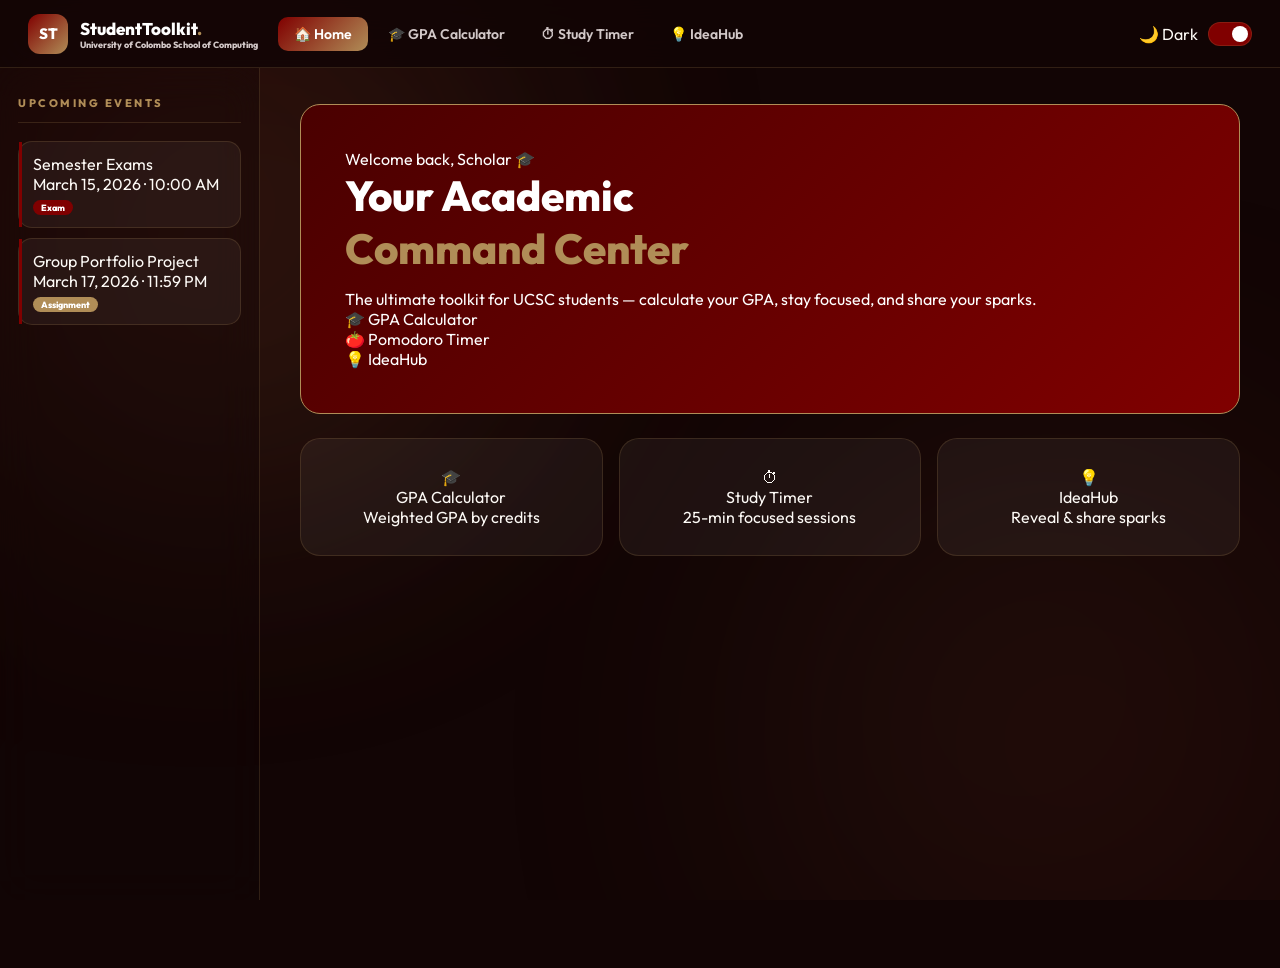
<file: sttoolkit21.html>
<!DOCTYPE html>
<html lang="en">
<head>
  <meta charset="UTF-8">
  <meta name="viewport" content="width=device-width, initial-scale=1.0">
  <title>StudentToolkit | UCSC</title>
  <link href="https://fonts.googleapis.com/css2?family=Outfit:wght@300;400;600;800&display=swap" rel="stylesheet">
  <link rel="stylesheet" href="style.css">
</head>
<body>

  <div class="background-blobs">
    <div class="blob"></div>
    <div class="blob blob-2"></div>
    <div class="blob blob-3"></div>
  </div>

  <nav class="navbar">
    <div class="navbar-logo">
      <div class="logo-badge">ST</div>
      <div class="logo-text">
        StudentToolkit<span>.</span>
        <small>University of Colombo School of Computing</small>
      </div>
    </div>

    <div class="navbar-nav">
      <button class="nav-link active" onclick="showSection('welcome')">🏠 Home</button>
      <button class="nav-link" onclick="showSection('gpa')">🎓 GPA Calculator</button>
      <button class="nav-link" onclick="showSection('timer')">⏱ Study Timer</button>
      <button class="nav-link" onclick="showSection('ideas')">💡 IdeaHub</button>
    </div>

    <div class="navbar-right">
      <span class="toggle-label" id="modeLabel">🌙 Dark</span>
      <label class="toggle">
        <input type="checkbox" id="darkToggle" onchange="toggleDark(this)" checked>
        <span class="toggle-slider"></span>
      </label>
    </div>
  </nav>

  <div class="layout">
    <aside class="sidebar">
      <div class="sidebar-title">Upcoming Events</div>
      <div class="event-item">
        <div class="event-name">Semester Exams</div>
        <div class="event-date">March 15, 2026 · 10:00 AM</div>
        <span class="event-tag">Exam</span>
      </div>
      <div class="event-item">
        <div class="event-name">Group Portfolio Project</div>
        <div class="event-date">March 17, 2026 · 11:59 PM</div>
        <span class="event-tag gold">Assignment</span>
      </div>
    </aside>

    <main class="main">
      <section id="section-welcome" class="section active">
        <div class="welcome-card">
          <div class="welcome-eyebrow">Welcome back, Scholar 🎓</div>
          <div class="welcome-title">Your Academic<br><span>Command Center</span></div>
          <div class="welcome-desc">The ultimate toolkit for UCSC students — calculate your GPA, stay focused, and share your sparks.</div>
          <div class="welcome-chips">
            <div class="chip" onclick="showSection('gpa')">🎓 GPA Calculator</div>
            <div class="chip" onclick="showSection('timer')">🍅 Pomodoro Timer</div>
            <div class="chip" onclick="showSection('ideas')">💡 IdeaHub</div>
          </div>
        </div>
        <div class="stats-row">
          <div class="stat-card" onclick="showSection('gpa')">
            <div class="stat-icon">🎓</div>
            <div class="stat-label">GPA Calculator</div>
            <div class="stat-sub">Weighted GPA by credits</div>
          </div>
          <div class="stat-card" onclick="showSection('timer')">
            <div class="stat-icon">⏱</div>
            <div class="stat-label">Study Timer</div>
            <div class="stat-sub">25-min focused sessions</div>
          </div>
          <div class="stat-card" onclick="showSection('ideas')">
            <div class="stat-icon">💡</div>
            <div class="stat-label">IdeaHub</div>
            <div class="stat-sub">Reveal & share sparks</div>
          </div>
        </div>
      </section>

      <section id="section-gpa" class="section">
        <div class="card-panel">
          <div class="panel-header">
            <div class="panel-icon">🎓</div>
            <div>
              <div class="panel-title">GPA Calculator</div>
              <div class="panel-subtitle">Enter your courses to compute your cumulative GPA</div>
            </div>
          </div>
          <div class="col-headers">
            <span>Course Name</span>
            <span>Credits</span>
            <span>Grade</span>
            <span></span>
          </div>
          <div class="gpa-courses" id="courseList">
            <div class="course-row first-row">
              <input type="text" placeholder="e.g. SCS 1201">
              <input type="number" placeholder="Credits" min="1" max="6">
              <select id="initialGrade">
                <option value="">Grade</option>
                <option value="4.0">A+ (4.0)</option>
                <option value="4.0">A  (4.0)</option>
                <option value="3.7">A- (3.7)</option>
                <option value="3.3">B+ (3.3)</option>
                <option value="3.0">B  (3.0)</option>
                <option value="2.7">B- (2.7)</option>
                <option value="2.3">C+ (2.3)</option>
                <option value="2.0">C  (2.0)</option>
                <option value="1.7">C- (1.7)</option>
                <option value="1.3">D+ (1.3)</option>
                <option value="1.0">D  (1.0)</option>
                <option value="0.0">F  (0.0)</option>
              </select>
            </div>
          </div>
          <div class="btn-row">
            <button class="btn btn-ghost" onclick="addCourse()">+ Add Course</button>
            <button class="btn btn-primary" onclick="calculateGPA()">Calculate GPA</button>
            <button class="btn btn-ghost" onclick="resetGPA()">Reset</button>
          </div>
          <div class="gpa-result" id="gpaResult">
            <div class="gpa-result-label">Your Cumulative GPA</div>
            <div class="gpa-result-number" id="gpaNumber">—</div>
            <div class="gpa-result-grade" id="gpaGrade"></div>
          </div>
        </div>
      </section>

      <section id="section-timer" class="section">
        <div class="card-panel">
          <div class="panel-header">
            <div class="panel-icon">⏱</div>
            <div>
              <div class="panel-title">Pomodoro Timer</div>
              <div class="panel-subtitle">25-minute focused study sessions</div>
            </div>
          </div>
          <div class="timer-container">
            <div class="timer-ring">
              <svg width="240" height="240" viewBox="0 0 240 240">
                <defs>
                  <linearGradient id="timerGrad" x1="0%" y1="0%" x2="100%" y2="0%">
                    <stop offset="0%" style="stop-color:var(--primary)"/>
                    <stop offset="100%" style="stop-color:var(--secondary)"/>
                  </linearGradient>
                </defs>
                <circle class="timer-ring-bg" cx="120" cy="120" r="110"/>
                <circle class="timer-ring-progress" id="timerProgress" cx="120" cy="120" r="110"/>
              </svg>
              <div class="timer-display">
                <div class="timer-time" id="timerDisplay">25:00</div>
                <div class="timer-mode">Focus Session</div>
              </div>
            </div>
            <div class="timer-sessions" id="sessionDots">
              <div class="session-dot"></div>
              <div class="session-dot"></div>
              <div class="session-dot"></div>
              <div class="session-dot"></div>
            </div>
            <div class="timer-controls">
              <button class="btn btn-primary" id="startBtn" onclick="toggleTimer()">▶ Start</button>
              <button class="btn btn-ghost" onclick="resetTimer()">↺ Reset</button>
            </div>
            <div class="timer-notification" id="timerNotif">
              🎉 Session complete! Time for a 5-minute break!
            </div>
          </div>
        </div>
      </section>

      <section id="section-ideas" class="section">
        <div class="card-panel ideahub-panel">
          <div class="panel-header">
            <div class="panel-icon">💡</div>
            <div>
              <div class="panel-title">IdeaHub</div>
              <div class="panel-subtitle">Share your sparks with the community</div>
            </div>
          </div>
          <div class="idea-input-section">
            <input type="text" id="userName" placeholder="Your Name" class="name-input">
            <input type="text" id="ideaInput" placeholder="Enter your idea..." class="idea-input-field">
            <button class="btn btn-primary" onclick="addIdea()">Add Spark ✦</button>
          </div>
          <div id="board"></div>
        </div>
      </section>
    </main>
  </div>

  <script src="script.js"></script>
</body>
</html>
</file>
<file: style.css>
/* ── DESIGN TOKENS (GOLD & MAROON) ── */
:root {
  --primary: #800000;           /* Maroon */
  --primary-glow: rgba(128, 0, 0, 0.4);
  --secondary: #b08d57;         /* Metallic Gold */
  --accent: #fbbf24;            /* Bright Gold */
  --bg-dark: #120505;           /* Very dark maroon-tinted charcoal */
  --surface: rgba(255, 255, 255, 0.05);
  --surface-hover: rgba(255, 255, 255, 0.09);
  --border: rgba(176, 141, 87, 0.2); 
  --border-active: #b08d57;
  --text: #fdfaf6;
  --text-muted: #a39494;
  --text-soft: #d1c7c7;
  --navbar-h: 68px;
  --sidebar-w: 260px;
  --radius: 20px;
  --transition: 0.3s cubic-bezier(0.4, 0, 0.2, 1);
  
  /* Light Mode Palette */
  --light-bg: #fdfaf6;
  --light-surface: #ffffff;
  --light-border: rgba(128, 0, 0, 0.15);
  --light-text: #2d0000;        /* Deep maroon for high contrast */
  --light-text-muted: #5a4a4a;
}

* { box-sizing: border-box; margin: 0; padding: 0; }

body {
  font-family: 'Outfit', sans-serif;
  background-color: var(--bg-dark);
  color: var(--text);
  min-height: 100vh;
  overflow-x: hidden;
  transition: background var(--transition), color var(--transition);
}

/* ── LIGHT MODE OVERRIDES ── */
body.light {
  background-color: var(--light-bg);
  color: var(--light-text);
}

body.light .navbar { background: var(--primary); border-bottom-color: var(--secondary); }
body.light .nav-link { color: rgba(255,255,255,0.7); }
body.light .nav-link.active { background: var(--secondary); color: #fff; }
body.light .sidebar { background: #fff; border-right-color: var(--light-border); }
body.light .card-panel { background: #fff; border-color: var(--light-border); box-shadow: 0 10px 30px rgba(0,0,0,0.05); }
body.light .panel-title, body.light .panel-subtitle, body.light .col-headers span, body.light .gpa-result-label { color: var(--light-text) !important; }
body.light input, body.light select { background: #fff; color: #000; border-color: #d1c7c7; }
body.light .stat-card { background: #fff; color: var(--light-text); }
body.light .event-item { background: #fff; color: var(--light-text); }

/* ── BACKGROUND BLOBS ── */
.background-blobs { position: fixed; inset: 0; z-index: -1; overflow: hidden; }
.blob {
  position: absolute; width: 600px; height: 600px;
  background: linear-gradient(135deg, var(--primary), var(--secondary));
  filter: blur(140px); opacity: 0.12; border-radius: 50%;
  animation: float 25s infinite alternate ease-in-out;
  top: -100px; left: -100px;
}
.blob-2 { bottom: -150px; right: -100px; background: linear-gradient(135deg, var(--secondary), var(--primary)); animation-delay: -7s; top: auto; left: auto; }
@keyframes float { from { transform: translate(0,0) rotate(0deg); } to { transform: translate(150px, 100px) rotate(30deg); } }

/* ── NAVBAR ── */
.navbar {
  position: fixed; top: 0; left: 0; right: 0; z-index: 100;
  height: var(--navbar-h); background: rgba(18, 5, 5, 0.85);
  backdrop-filter: blur(20px); border-bottom: 1px solid var(--border);
  display: flex; align-items: center; padding: 0 28px; gap: 20px;
}
.navbar-logo { display: flex; align-items: center; gap: 12px; }
.logo-badge { width: 40px; height: 40px; background: linear-gradient(135deg, var(--primary), var(--secondary)); border-radius: 12px; display: flex; align-items: center; justify-content: center; font-size: 15px; font-weight: 800; color: #fff; }
.logo-text { font-size: 17px; font-weight: 800; color: #fff; }
.logo-text span { color: var(--secondary); }
.logo-text small { display: block; font-size: 9px; color: var(--text-soft); }

.navbar-nav { display: flex; gap: 4px; }
.nav-link { background: none; border: none; cursor: pointer; color: var(--text-soft); padding: 8px 16px; border-radius: 10px; font-family: 'Outfit', sans-serif; font-size: 14px; font-weight: 600; transition: all var(--transition); }
.nav-link.active { background: linear-gradient(135deg, var(--primary), var(--secondary)); color: #fff; }

.navbar-right { margin-left: auto; display: flex; align-items: center; gap: 10px; }
.toggle { position: relative; width: 44px; height: 24px; cursor: pointer; }
.toggle input { opacity: 0; width: 0; height: 0; }
.toggle-slider { position: absolute; inset: 0; background: rgba(255,255,255,0.1); border-radius: 24px; border: 1.5px solid var(--border); transition: 0.3s; }
.toggle-slider::before { content: ''; position: absolute; top: 3px; left: 3px; width: 16px; height: 16px; border-radius: 50%; background: #fff; transition: transform 0.3s; }
.toggle input:checked + .toggle-slider { background: var(--primary); }
.toggle input:checked + .toggle-slider::before { transform: translateX(20px); }

/* ── LAYOUT & SIDEBAR ── */
.layout { display: grid; grid-template-columns: var(--sidebar-w) 1fr; margin-top: var(--navbar-h); min-height: calc(100vh - var(--navbar-h)); }
.sidebar { background: rgba(18, 5, 5, 0.4); backdrop-filter: blur(20px); border-right: 1px solid var(--border); padding: 28px 18px; }
.sidebar-title { font-size: 11px; font-weight: 800; letter-spacing: 2.5px; text-transform: uppercase; color: var(--secondary); margin-bottom: 18px; padding-bottom: 12px; border-bottom: 1px solid var(--border); }
.event-item { padding: 12px 14px; border-radius: 14px; margin-bottom: 10px; background: var(--surface); border: 1px solid var(--border); position: relative; }
.event-item::before { content: ''; position: absolute; left: 0; top: 0; bottom: 0; width: 3px; background: var(--primary); }
.event-tag { display: inline-block; margin-top: 6px; font-size: 9px; font-weight: 800; padding: 2px 8px; border-radius: 20px; background: var(--primary); color: #fff; }
.event-tag.gold { background: var(--secondary); color: #fff; }

/* ── MAIN & CARDS ── */
.main { padding: 36px 40px; display: flex; flex-direction: column; gap: 28px; }
.section { display: none; animation: fadeInUp 0.5s ease forwards; }
.section.active { display: flex; flex-direction: column; gap: 24px; }

.welcome-card { background: linear-gradient(135deg, #4a0000, #800000); border-radius: var(--radius); padding: 44px; color: #fff; border: 1px solid var(--secondary); }
.welcome-title { font-size: 42px; font-weight: 800; margin-bottom: 14px; }
.welcome-title span { color: var(--secondary); }

.stats-row { display: grid; grid-template-columns: repeat(3, 1fr); gap: 16px; }
.stat-card { background: var(--surface); border: 1px solid var(--border); border-radius: var(--radius); padding: 28px; text-align: center; cursor: pointer; transition: 0.3s; }
.stat-card:hover { transform: translateY(-5px); border-color: var(--secondary); }

.card-panel { background: var(--surface); backdrop-filter: blur(25px); border: 1px solid var(--border); border-radius: var(--radius); padding: 36px; }
.panel-header { display: flex; align-items: center; gap: 16px; margin-bottom: 30px; border-bottom: 1px solid var(--border); padding-bottom: 20px; }
.panel-icon { width: 52px; height: 52px; background: linear-gradient(135deg, var(--primary), var(--secondary)); border-radius: 16px; display: flex; align-items: center; justify-content: center; font-size: 24px; color: white; }
.panel-title { font-size: 22px; font-weight: 800; }

/* ── GPA TABLE ── */
.course-row { display: grid; grid-template-columns: 1fr 120px 140px 40px; gap: 10px; margin-bottom: 10px; align-items: center; }
.first-row { grid-template-columns: 1fr 120px 140px; }
.col-headers { display: grid; grid-template-columns: 1fr 120px 140px 40px; gap: 10px; margin-bottom: 10px; font-size: 11px; font-weight: 700; color: var(--text-muted); text-transform: uppercase; }
input, select { background: rgba(255,255,255,0.06); border: 1px solid var(--border); border-radius: 10px; padding: 11px; color: var(--text); font-family: inherit; width: 100%; outline: none; transition: 0.2s; }
input:focus, select:focus { border-color: var(--secondary); }

.btn { padding: 12px 24px; border-radius: 12px; border: none; font-weight: 700; cursor: pointer; transition: 0.2s; }
.btn-primary { background: linear-gradient(135deg, var(--primary), #a52a2a); color: #fff; border: 1px solid var(--secondary); }
.btn-ghost { background: var(--surface); color: var(--text-soft); border: 1px solid var(--border); }
.btn-danger { background: rgba(128, 0, 0, 0.1); color: var(--primary); font-size: 18px; }

.gpa-result { margin-top: 28px; padding: 30px; border-radius: 16px; background: rgba(128, 0, 0, 0.1); border: 1px solid var(--secondary); display: none; text-align: center; }
.gpa-result.show { display: block; }
.gpa-result-number { font-size: 72px; font-weight: 800; background: linear-gradient(135deg, var(--primary), var(--secondary)); -webkit-background-clip: text; -webkit-text-fill-color: transparent; }

/* ── TIMER ── */
.timer-container { display: flex; flex-direction: column; align-items: center; gap: 30px; }
.timer-ring { position: relative; width: 240px; height: 240px; }
.timer-ring-bg { fill: none; stroke: var(--border); stroke-width: 8; }
.timer-ring-progress { fill: none; stroke: url(#timerGrad); stroke-width: 8; stroke-linecap: round; transform-origin: center; transform: rotate(-90deg); transition: stroke-dashoffset 1s linear; stroke-dasharray: 691; }
.timer-display { position: absolute; inset: 0; display: flex; flex-direction: column; align-items: center; justify-content: center; }
.timer-time { font-size: 52px; font-weight: 800; }
.session-dot { width: 14px; height: 14px; border-radius: 50%; background: var(--border); transition: 0.3s; }
.session-dot.done { background: var(--secondary); box-shadow: 0 0 10px var(--secondary); }

/* ── IDEAHUB ── */
.idea-input-section { display: flex; gap: 10px; background: var(--surface); padding: 10px; border-radius: 20px; border: 1px solid var(--border); margin-bottom: 30px; }
.name-input { width: 150px; }
#board { display: grid; grid-template-columns: repeat(auto-fill, minmax(250px, 1fr)); gap: 20px; }
.idea-card { background: var(--surface); border: 1px solid var(--border); border-radius: 28px; padding: 30px; min-height: 200px; position: relative; transition: 0.3s; cursor: pointer; }
.idea-card:hover { border-color: var(--secondary); transform: translateY(-5px); }
.big-avatar { width: 50px; height: 50px; background: var(--primary); border-radius: 50%; display: flex; align-items: center; justify-content: center; font-weight: 800; color: #fff; margin: 0 auto 15px; }

@keyframes fadeInUp { from { transform: translateY(20px); opacity: 0; } to { transform: translateY(0); opacity: 1; } }
</file>
